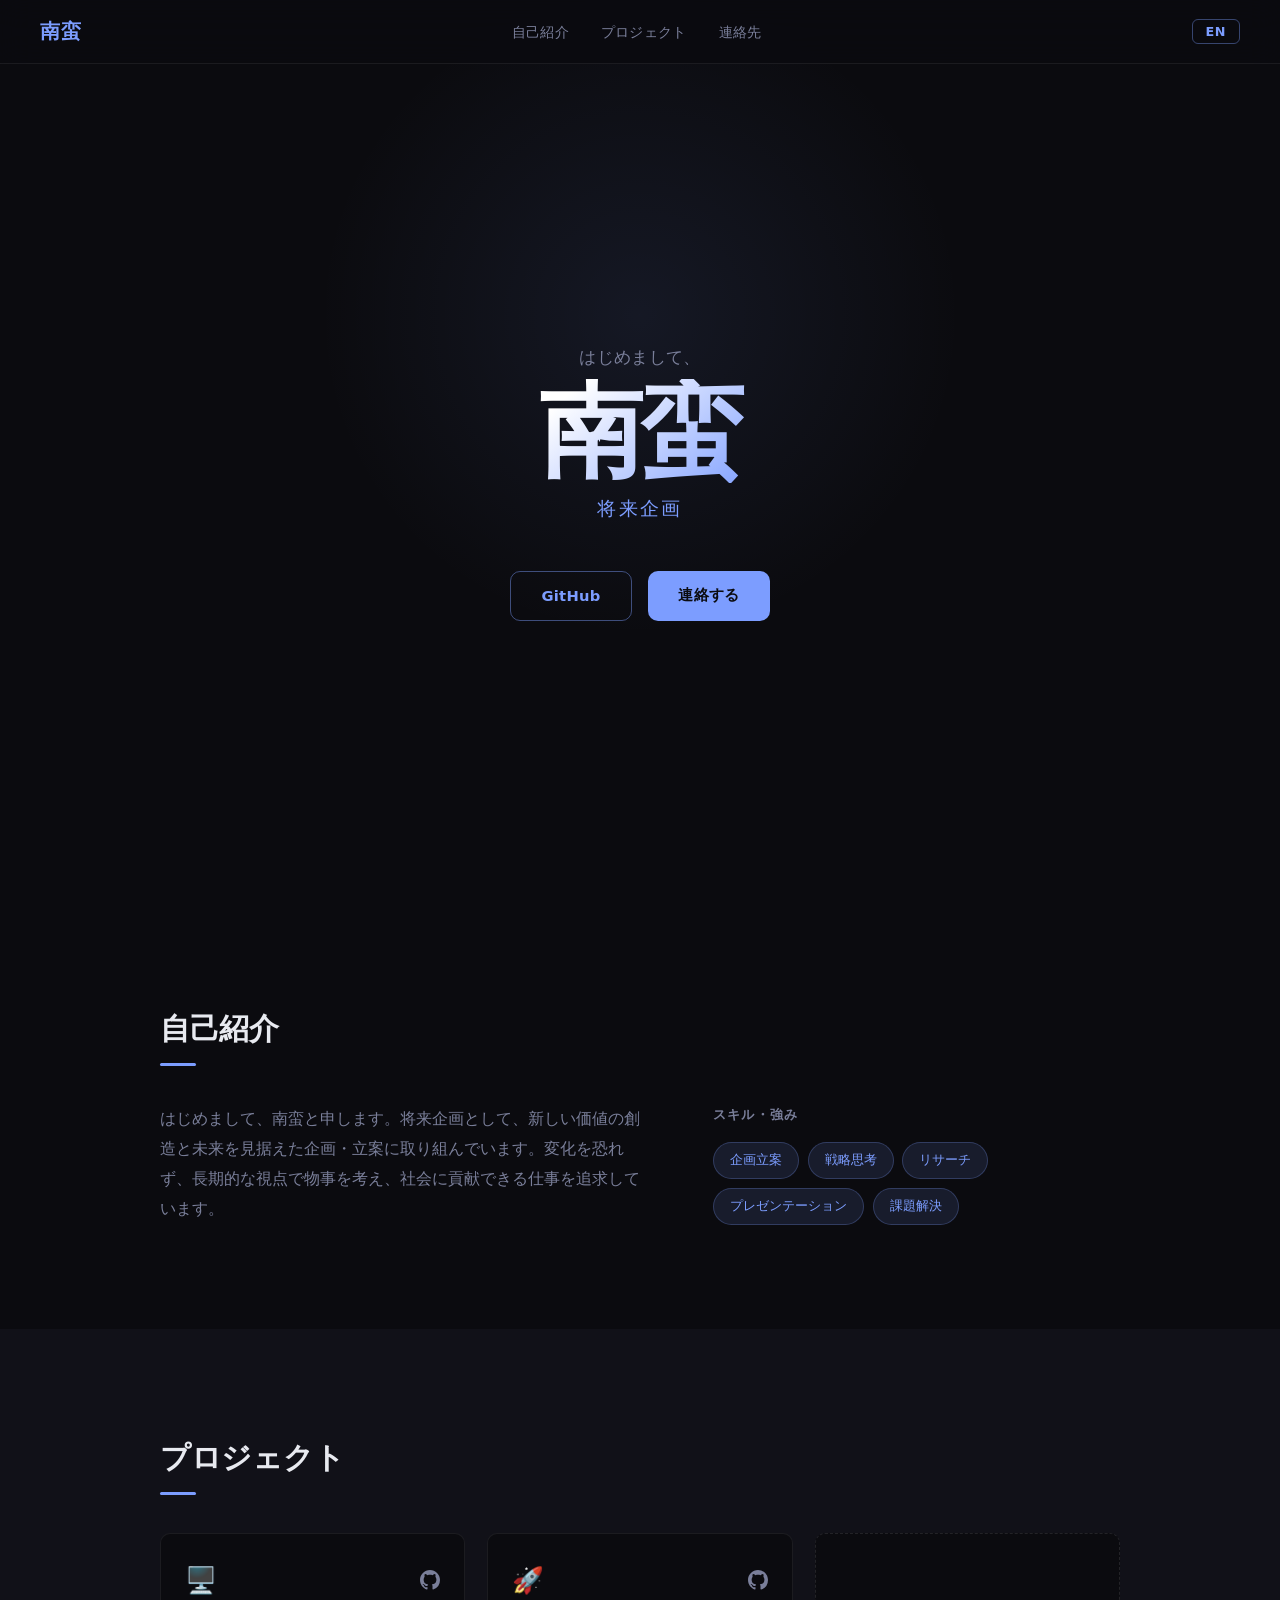
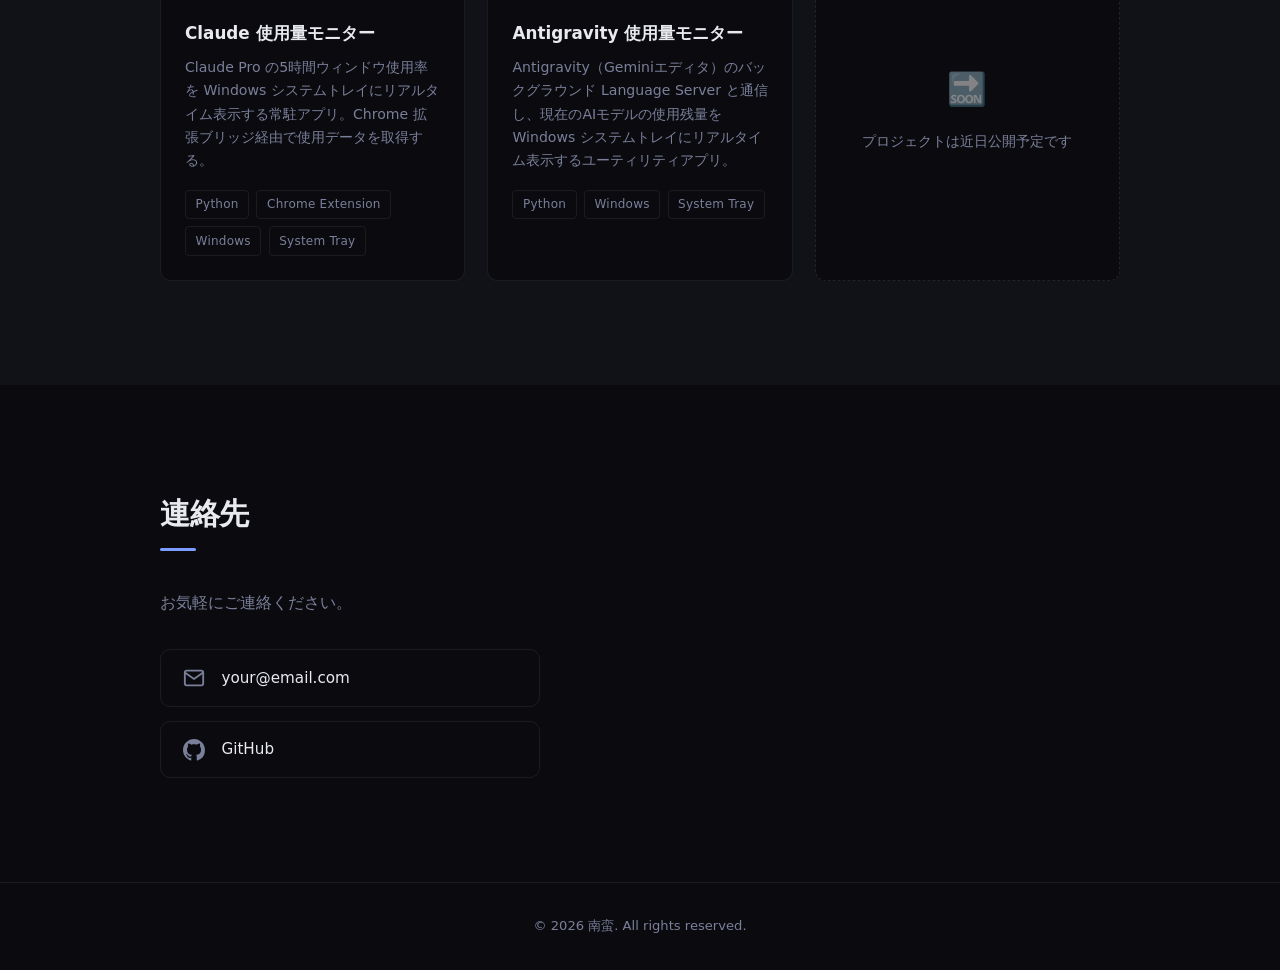
<file: portfolio/index.html>
<!DOCTYPE html>
<html lang="ja">
<head>
    <meta charset="UTF-8">
    <meta name="viewport" content="width=device-width, initial-scale=1.0">
    <title>南蛮 | Portfolio</title>
    <link rel="stylesheet" href="css/style.css">
</head>
<body>

    <!-- Navigation -->
    <nav class="nav">
        <div class="nav-logo">南蛮</div>
        <ul class="nav-links" id="navLinks">
            <li><a href="#about" data-ja="自己紹介" data-en="About">自己紹介</a></li>
            <li><a href="#projects" data-ja="プロジェクト" data-en="Projects">プロジェクト</a></li>
            <li><a href="#contact" data-ja="連絡先" data-en="Contact">連絡先</a></li>
        </ul>
        <div class="nav-right">
            <button class="lang-toggle" id="langToggle">EN</button>
            <button class="menu-toggle" id="menuToggle" aria-label="メニュー">
                <span></span><span></span><span></span>
            </button>
        </div>
    </nav>

    <!-- Hero -->
    <section class="hero" id="hero">
        <div class="hero-bg-glow"></div>
        <div class="hero-content">
            <p class="hero-greeting" data-ja="はじめまして、" data-en="Hello, I'm">はじめまして、</p>
            <h1 class="hero-name">南蛮</h1>
            <p class="hero-title" data-ja="将来企画" data-en="Future Planning">将来企画</p>
            <div class="hero-links">
                <a href="https://github.com/" class="btn btn-outline" target="_blank" rel="noopener">GitHub</a>
                <a href="#contact" class="btn btn-primary" data-ja="連絡する" data-en="Contact Me">連絡する</a>
            </div>
        </div>
    </section>

    <!-- About -->
    <section class="section" id="about">
        <div class="container fade-in">
            <h2 class="section-title" data-ja="自己紹介" data-en="About Me">自己紹介</h2>
            <div class="about-grid">
                <div class="about-text">
                    <p data-ja="はじめまして、南蛮と申します。将来企画として、新しい価値の創造と未来を見据えた企画・立案に取り組んでいます。変化を恐れず、長期的な視点で物事を考え、社会に貢献できる仕事を追求しています。"
                       data-en="Nice to meet you. I am Nanban, specializing in Future Planning. I focus on creating new value and developing forward-thinking strategies. I embrace change, think long-term, and pursue work that contributes to society.">
                        はじめまして、南蛮と申します。将来企画として、新しい価値の創造と未来を見据えた企画・立案に取り組んでいます。変化を恐れず、長期的な視点で物事を考え、社会に貢献できる仕事を追求しています。
                    </p>
                </div>
                <div class="skills">
                    <h3 data-ja="スキル・強み" data-en="Skills & Strengths">スキル・強み</h3>
                    <div class="skill-tags">
                        <span class="skill-tag" data-ja="企画立案" data-en="Planning">企画立案</span>
                        <span class="skill-tag" data-ja="戦略思考" data-en="Strategic Thinking">戦略思考</span>
                        <span class="skill-tag" data-ja="リサーチ" data-en="Research">リサーチ</span>
                        <span class="skill-tag" data-ja="プレゼンテーション" data-en="Presentation">プレゼンテーション</span>
                        <span class="skill-tag" data-ja="課題解決" data-en="Problem Solving">課題解決</span>
                    </div>
                </div>
            </div>
        </div>
    </section>

    <!-- Projects -->
    <section class="section section-alt" id="projects">
        <div class="container fade-in">
            <h2 class="section-title" data-ja="プロジェクト" data-en="Projects">プロジェクト</h2>
            <div class="projects-grid">

                <!--
                    ============================
                    プロジェクトカード テンプレート
                    以下をコピーして追加してください
                    ============================

                <div class="project-card">
                    <div class="project-card-header">
                        <span class="project-icon">📁</span>
                        <div class="project-links">
                            <a href="GitHubリポジトリURL" class="project-link" target="_blank" rel="noopener" title="GitHub">
                                <svg viewBox="0 0 24 24" width="20" height="20" fill="currentColor"><path d="M12 0C5.37 0 0 5.37 0 12c0 5.31 3.435 9.795 8.205 11.385.6.105.825-.255.825-.57 0-.285-.015-1.23-.015-2.235-3.015.555-3.795-.735-4.035-1.41-.135-.345-.72-1.41-1.23-1.695-.42-.225-1.02-.78-.015-.795.945-.015 1.62.87 1.845 1.23 1.08 1.815 2.805 1.305 3.495.99.105-.78.42-1.305.765-1.605-2.67-.3-5.46-1.335-5.46-5.925 0-1.305.465-2.385 1.23-3.225-.12-.3-.54-1.53.12-3.18 0 0 1.005-.315 3.3 1.23.96-.27 1.98-.405 3-.405s2.04.135 3 .405c2.295-1.56 3.3-1.23 3.3-1.23.66 1.65.24 2.88.12 3.18.765.84 1.23 1.905 1.23 3.225 0 4.605-2.805 5.625-5.475 5.925.435.375.81 1.095.81 2.22 0 1.605-.015 2.895-.015 3.3 0 .315.225.69.825.57A12.02 12.02 0 0024 12c0-6.63-5.37-12-12-12z"/></svg>
                            </a>
                            <a href="デモURL" class="project-link" target="_blank" rel="noopener" title="Live Demo">
                                <svg viewBox="0 0 24 24" width="20" height="20" fill="none" stroke="currentColor" stroke-width="2"><path d="M18 13v6a2 2 0 01-2 2H5a2 2 0 01-2-2V8a2 2 0 012-2h6M15 3h6v6M10 14L21 3"/></svg>
                            </a>
                        </div>
                    </div>
                    <h3 class="project-title" data-ja="プロジェクト名（日本語）" data-en="Project Name (English)">プロジェクト名</h3>
                    <p class="project-desc"
                       data-ja="プロジェクトの説明（日本語）"
                       data-en="Project description (English)">
                        プロジェクトの説明をここに記載します。
                    </p>
                    <div class="project-tags">
                        <span class="project-tag">タグ1</span>
                        <span class="project-tag">タグ2</span>
                    </div>
                </div>
                -->

                <div class="project-card">
                    <div class="project-card-header">
                        <span class="project-icon">🖥️</span>
                        <div class="project-links">
                            <a href="https://github.com/765h/claude-usage-monitor" class="project-link" target="_blank" rel="noopener" title="GitHub">
                                <svg viewBox="0 0 24 24" width="20" height="20" fill="currentColor"><path d="M12 0C5.37 0 0 5.37 0 12c0 5.31 3.435 9.795 8.205 11.385.6.105.825-.255.825-.57 0-.285-.015-1.23-.015-2.235-3.015.555-3.795-.735-4.035-1.41-.135-.345-.72-1.41-1.23-1.695-.42-.225-1.02-.78-.015-.795.945-.015 1.62.87 1.845 1.23 1.08 1.815 2.805 1.305 3.495.99.105-.78.42-1.305.765-1.605-2.67-.3-5.46-1.335-5.46-5.925 0-1.305.465-2.385 1.23-3.225-.12-.3-.54-1.53.12-3.18 0 0 1.005-.315 3.3 1.23.96-.27 1.98-.405 3-.405s2.04.135 3 .405c2.295-1.56 3.3-1.23 3.3-1.23.66 1.65.24 2.88.12 3.18.765.84 1.23 1.905 1.23 3.225 0 4.605-2.805 5.625-5.475 5.925.435.375.81 1.095.81 2.22 0 1.605-.015 2.895-.015 3.3 0 .315.225.69.825.57A12.02 12.02 0 0024 12c0-6.63-5.37-12-12-12z"/></svg>
                            </a>
                        </div>
                    </div>
                    <h3 class="project-title" data-ja="Claude 使用量モニター" data-en="Claude Usage Monitor">Claude 使用量モニター</h3>
                    <p class="project-desc"
                       data-ja="Claude Pro の5時間ウィンドウ使用率を Windows システムトレイにリアルタイム表示する常駐アプリ。Chrome 拡張ブリッジ経由で使用データを取得する。"
                       data-en="A Windows system tray app that displays Claude Pro's 5-hour window usage in real time. Retrieves usage data via a Chrome extension bridge.">
                        Claude Pro の5時間ウィンドウ使用率を Windows システムトレイにリアルタイム表示する常駐アプリ。Chrome 拡張ブリッジ経由で使用データを取得する。
                    </p>
                    <div class="project-tags">
                        <span class="project-tag">Python</span>
                        <span class="project-tag">Chrome Extension</span>
                        <span class="project-tag">Windows</span>
                        <span class="project-tag">System Tray</span>
                    </div>
                </div>

                <div class="project-card">
                    <div class="project-card-header">
                        <span class="project-icon">🚀</span>
                        <div class="project-links">
                            <a href="https://github.com/765h/AntigravityUsageMonitor" class="project-link" target="_blank" rel="noopener" title="GitHub">
                                <svg viewBox="0 0 24 24" width="20" height="20" fill="currentColor"><path d="M12 0C5.37 0 0 5.37 0 12c0 5.31 3.435 9.795 8.205 11.385.6.105.825-.255.825-.57 0-.285-.015-1.23-.015-2.235-3.015.555-3.795-.735-4.035-1.41-.135-.345-.72-1.41-1.23-1.695-.42-.225-1.02-.78-.015-.795.945-.015 1.62.87 1.845 1.23 1.08 1.815 2.805 1.305 3.495.99.105-.78.42-1.305.765-1.605-2.67-.3-5.46-1.335-5.46-5.925 0-1.305.465-2.385 1.23-3.225-.12-.3-.54-1.53.12-3.18 0 0 1.005-.315 3.3 1.23.96-.27 1.98-.405 3-.405s2.04.135 3 .405c2.295-1.56 3.3-1.23 3.3-1.23.66 1.65.24 2.88.12 3.18.765.84 1.23 1.905 1.23 3.225 0 4.605-2.805 5.625-5.475 5.925.435.375.81 1.095.81 2.22 0 1.605-.015 2.895-.015 3.3 0 .315.225.69.825.57A12.02 12.02 0 0024 12c0-6.63-5.37-12-12-12z"/></svg>
                            </a>
                        </div>
                    </div>
                    <h3 class="project-title" data-ja="Antigravity 使用量モニター" data-en="Antigravity Usage Monitor">Antigravity 使用量モニター</h3>
                    <p class="project-desc"
                       data-ja="Antigravity（Geminiエディタ）のバックグラウンド Language Server と通信し、現在のAIモデルの使用残量を Windows システムトレイにリアルタイム表示するユーティリティアプリ。"
                       data-en="A Windows system tray utility that communicates with the Antigravity background Language Server to display the current AI model's usage quota in real-time.">
                        Antigravity（Geminiエディタ）のバックグラウンド Language Server と通信し、現在のAIモデルの使用残量を Windows システムトレイにリアルタイム表示するユーティリティアプリ。
                    </p>
                    <div class="project-tags">
                        <span class="project-tag">Python</span>
                        <span class="project-tag">Windows</span>
                        <span class="project-tag">System Tray</span>
                    </div>
                </div>

                <div class="project-card project-card-empty">
                    <span class="project-empty-icon">🔜</span>
                    <p data-ja="プロジェクトは近日公開予定です" data-en="Projects coming soon">プロジェクトは近日公開予定です</p>
                </div>

            </div>
        </div>
    </section>

    <!-- Contact -->
    <section class="section" id="contact">
        <div class="container fade-in">
            <h2 class="section-title" data-ja="連絡先" data-en="Contact">連絡先</h2>
            <p class="contact-desc"
               data-ja="お気軽にご連絡ください。"
               data-en="Feel free to reach out anytime.">
                お気軽にご連絡ください。
            </p>
            <div class="contact-links">
                <a href="mailto:your@email.com" class="contact-item">
                    <span class="contact-icon">
                        <svg viewBox="0 0 24 24" width="22" height="22" fill="none" stroke="currentColor" stroke-width="2">
                            <path d="M4 4h16c1.1 0 2 .9 2 2v12c0 1.1-.9 2-2 2H4c-1.1 0-2-.9-2-2V6c0-1.1.9-2 2-2z"/>
                            <polyline points="22,6 12,13 2,6"/>
                        </svg>
                    </span>
                    <span>your@email.com</span>
                </a>
                <a href="https://github.com/" class="contact-item" target="_blank" rel="noopener">
                    <span class="contact-icon">
                        <svg viewBox="0 0 24 24" width="22" height="22" fill="currentColor">
                            <path d="M12 0C5.37 0 0 5.37 0 12c0 5.31 3.435 9.795 8.205 11.385.6.105.825-.255.825-.57 0-.285-.015-1.23-.015-2.235-3.015.555-3.795-.735-4.035-1.41-.135-.345-.72-1.41-1.23-1.695-.42-.225-1.02-.78-.015-.795.945-.015 1.62.87 1.845 1.23 1.08 1.815 2.805 1.305 3.495.99.105-.78.42-1.305.765-1.605-2.67-.3-5.46-1.335-5.46-5.925 0-1.305.465-2.385 1.23-3.225-.12-.3-.54-1.53.12-3.18 0 0 1.005-.315 3.3 1.23.96-.27 1.98-.405 3-.405s2.04.135 3 .405c2.295-1.56 3.3-1.23 3.3-1.23.66 1.65.24 2.88.12 3.18.765.84 1.23 1.905 1.23 3.225 0 4.605-2.805 5.625-5.475 5.925.435.375.81 1.095.81 2.22 0 1.605-.015 2.895-.015 3.3 0 .315.225.69.825.57A12.02 12.02 0 0024 12c0-6.63-5.37-12-12-12z"/>
                        </svg>
                    </span>
                    <span>GitHub</span>
                </a>
            </div>
        </div>
    </section>

    <footer class="footer">
        <p>© 2026 南蛮. All rights reserved.</p>
    </footer>

    <script src="js/main.js"></script>
</body>
</html>
</file>
<file: portfolio/css/style.css>
/* =============================
   Variables & Reset
   ============================= */
:root {
    --bg:          #0b0b0f;
    --bg-alt:      #111118;
    --text:        #e8eaf0;
    --text-muted:  #7a7f9a;
    --accent:      #7c9dff;
    --accent-dim:  rgba(124, 157, 255, 0.12);
    --accent-glow: rgba(124, 157, 255, 0.25);
    --border:      rgba(255, 255, 255, 0.07);
    --radius:      10px;
    --transition:  0.25s ease;
    --font:        'Segoe UI', system-ui, -apple-system, 'Helvetica Neue', sans-serif;
}

*, *::before, *::after { box-sizing: border-box; margin: 0; padding: 0; }

html { scroll-behavior: smooth; }

body {
    background: var(--bg);
    color: var(--text);
    font-family: var(--font);
    line-height: 1.75;
    -webkit-font-smoothing: antialiased;
}

/* =============================
   Navigation
   ============================= */
.nav {
    position: fixed;
    inset: 0 0 auto;
    z-index: 200;
    display: flex;
    align-items: center;
    justify-content: space-between;
    padding: 0 2.5rem;
    height: 64px;
    background: rgba(11, 11, 15, 0.80);
    backdrop-filter: blur(16px);
    -webkit-backdrop-filter: blur(16px);
    border-bottom: 1px solid var(--border);
}

.nav-logo {
    font-size: 1.25rem;
    font-weight: 700;
    color: var(--accent);
    letter-spacing: 0.04em;
    user-select: none;
}

.nav-links {
    display: flex;
    gap: 2rem;
    list-style: none;
}

.nav-links a {
    color: var(--text-muted);
    text-decoration: none;
    font-size: 0.9rem;
    letter-spacing: 0.02em;
    transition: color var(--transition);
}

.nav-links a:hover,
.nav-links a.active { color: var(--accent); }

.nav-right {
    display: flex;
    align-items: center;
    gap: 0.75rem;
}

.lang-toggle {
    background: transparent;
    border: 1px solid rgba(124, 157, 255, 0.4);
    color: var(--accent);
    padding: 0.28rem 0.8rem;
    border-radius: 6px;
    cursor: pointer;
    font-size: 0.8rem;
    font-family: var(--font);
    font-weight: 600;
    letter-spacing: 0.05em;
    transition: all var(--transition);
}

.lang-toggle:hover {
    background: var(--accent);
    color: var(--bg);
    border-color: var(--accent);
}

.menu-toggle {
    display: none;
    flex-direction: column;
    gap: 5px;
    background: none;
    border: none;
    cursor: pointer;
    padding: 4px;
}

.menu-toggle span {
    display: block;
    width: 22px;
    height: 2px;
    background: var(--text);
    border-radius: 2px;
    transition: all var(--transition);
}

/* =============================
   Hero
   ============================= */
.hero {
    position: relative;
    min-height: 100vh;
    display: flex;
    align-items: center;
    justify-content: center;
    padding: 8rem 2rem 4rem;
    overflow: hidden;
    text-align: center;
}

.hero-bg-glow {
    position: absolute;
    top: 35%;
    left: 50%;
    transform: translate(-50%, -50%);
    width: 700px;
    height: 700px;
    background: radial-gradient(ellipse, rgba(124, 157, 255, 0.09) 0%, transparent 65%);
    pointer-events: none;
}

.hero-content {
    position: relative;
    z-index: 1;
    animation: heroFadeUp 0.9s cubic-bezier(0.22, 1, 0.36, 1) both;
}

@keyframes heroFadeUp {
    from { opacity: 0; transform: translateY(36px); }
    to   { opacity: 1; transform: translateY(0); }
}

.hero-greeting {
    color: var(--text-muted);
    font-size: 1.05rem;
    margin-bottom: 0.4rem;
    letter-spacing: 0.02em;
}

.hero-name {
    font-size: clamp(3.5rem, 9vw, 6.5rem);
    font-weight: 800;
    letter-spacing: -0.03em;
    line-height: 1;
    background: linear-gradient(140deg, #ffffff 20%, var(--accent) 100%);
    -webkit-background-clip: text;
    -webkit-text-fill-color: transparent;
    background-clip: text;
    margin-bottom: 0.6rem;
}

.hero-title {
    font-size: 1.2rem;
    color: var(--accent);
    letter-spacing: 0.12em;
    font-weight: 400;
    margin-bottom: 2.8rem;
}

.hero-links {
    display: flex;
    gap: 1rem;
    justify-content: center;
    flex-wrap: wrap;
}

/* =============================
   Buttons
   ============================= */
.btn {
    display: inline-block;
    padding: 0.7rem 1.9rem;
    border-radius: var(--radius);
    text-decoration: none;
    font-size: 0.92rem;
    font-weight: 600;
    letter-spacing: 0.02em;
    transition: all var(--transition);
}

.btn-primary {
    background: var(--accent);
    color: var(--bg);
}

.btn-primary:hover {
    transform: translateY(-2px);
    box-shadow: 0 8px 28px var(--accent-glow);
    filter: brightness(1.1);
}

.btn-outline {
    border: 1px solid rgba(124, 157, 255, 0.45);
    color: var(--accent);
}

.btn-outline:hover {
    background: var(--accent-dim);
    transform: translateY(-2px);
}

/* =============================
   Sections
   ============================= */
.section { padding: 6.5rem 2rem; }

.section-alt { background: var(--bg-alt); }

.container {
    max-width: 960px;
    margin: 0 auto;
}

.section-title {
    font-size: 1.85rem;
    font-weight: 700;
    letter-spacing: -0.01em;
    margin-bottom: 3rem;
    position: relative;
    display: inline-block;
}

.section-title::after {
    content: '';
    position: absolute;
    left: 0;
    bottom: -10px;
    width: 36px;
    height: 3px;
    background: var(--accent);
    border-radius: 3px;
}

/* =============================
   About
   ============================= */
.about-grid {
    display: grid;
    grid-template-columns: 1.2fr 1fr;
    gap: 4rem;
    align-items: start;
}

.about-text p {
    color: var(--text-muted);
    font-size: 1.02rem;
    line-height: 1.85;
}

.skills h3 {
    font-size: 0.8rem;
    font-weight: 600;
    letter-spacing: 0.1em;
    text-transform: uppercase;
    color: var(--text-muted);
    margin-bottom: 1rem;
}

.skill-tags {
    display: flex;
    flex-wrap: wrap;
    gap: 0.55rem;
}

.skill-tag {
    background: var(--accent-dim);
    border: 1px solid rgba(124, 157, 255, 0.25);
    color: var(--accent);
    padding: 0.38rem 1rem;
    border-radius: 100px;
    font-size: 0.82rem;
    font-weight: 500;
    transition: all var(--transition);
}

.skill-tag:hover {
    background: rgba(124, 157, 255, 0.2);
    border-color: var(--accent);
}

/* =============================
   Projects
   ============================= */
.projects-grid {
    display: grid;
    grid-template-columns: repeat(auto-fill, minmax(270px, 1fr));
    gap: 1.4rem;
}

.project-card {
    background: var(--bg);
    border: 1px solid var(--border);
    border-radius: var(--radius);
    padding: 1.5rem;
    transition: border-color var(--transition), transform var(--transition), box-shadow var(--transition);
}

.project-card:not(.project-card-empty):hover {
    border-color: rgba(124, 157, 255, 0.4);
    transform: translateY(-4px);
    box-shadow: 0 16px 40px rgba(0, 0, 0, 0.45);
}

.project-card-header {
    display: flex;
    justify-content: space-between;
    align-items: center;
    margin-bottom: 1rem;
}

.project-icon { font-size: 1.6rem; }

.project-links { display: flex; gap: 0.75rem; }

.project-link {
    color: var(--text-muted);
    text-decoration: none;
    display: flex;
    align-items: center;
    transition: color var(--transition);
}

.project-link:hover { color: var(--accent); }

.project-title {
    font-size: 1.05rem;
    font-weight: 600;
    margin-bottom: 0.5rem;
}

.project-desc {
    color: var(--text-muted);
    font-size: 0.88rem;
    line-height: 1.65;
    margin-bottom: 1.1rem;
}

.project-tags {
    display: flex;
    flex-wrap: wrap;
    gap: 0.45rem;
}

.project-tag {
    font-size: 0.75rem;
    color: var(--text-muted);
    border: 1px solid var(--border);
    padding: 0.2rem 0.6rem;
    border-radius: 4px;
    letter-spacing: 0.02em;
}

.project-card-empty {
    display: flex;
    flex-direction: column;
    align-items: center;
    justify-content: center;
    gap: 0.75rem;
    min-height: 180px;
    border-style: dashed;
    border-color: rgba(255, 255, 255, 0.1);
    color: var(--text-muted);
    font-size: 0.88rem;
}

.project-empty-icon { font-size: 2rem; opacity: 0.5; }

/* =============================
   Contact
   ============================= */
.contact-desc {
    color: var(--text-muted);
    font-size: 1.02rem;
    margin-bottom: 2rem;
}

.contact-links {
    display: flex;
    flex-direction: column;
    gap: 0.9rem;
    max-width: 380px;
}

.contact-item {
    display: flex;
    align-items: center;
    gap: 1rem;
    color: var(--text);
    text-decoration: none;
    padding: 0.9rem 1.4rem;
    border: 1px solid var(--border);
    border-radius: var(--radius);
    font-size: 0.95rem;
    transition: all var(--transition);
}

.contact-item:hover {
    border-color: rgba(124, 157, 255, 0.4);
    color: var(--accent);
    background: var(--accent-dim);
    transform: translateX(4px);
}

.contact-icon {
    display: flex;
    align-items: center;
    color: var(--text-muted);
    flex-shrink: 0;
}

.contact-item:hover .contact-icon { color: var(--accent); }

/* =============================
   Footer
   ============================= */
.footer {
    text-align: center;
    padding: 2rem;
    color: var(--text-muted);
    font-size: 0.82rem;
    border-top: 1px solid var(--border);
}

/* =============================
   Scroll Fade-in Animation
   ============================= */
.fade-in {
    opacity: 0;
    transform: translateY(28px);
    transition: opacity 0.7s cubic-bezier(0.22, 1, 0.36, 1),
                transform 0.7s cubic-bezier(0.22, 1, 0.36, 1);
}

.fade-in.visible {
    opacity: 1;
    transform: translateY(0);
}

/* =============================
   Responsive
   ============================= */
@media (max-width: 768px) {
    .nav { padding: 0 1.25rem; }

    .nav-links {
        position: absolute;
        top: 64px;
        left: 0;
        right: 0;
        flex-direction: column;
        gap: 0;
        background: rgba(11, 11, 15, 0.97);
        border-bottom: 1px solid var(--border);
        display: none;
    }

    .nav-links.open { display: flex; }

    .nav-links li a {
        display: block;
        padding: 0.9rem 1.5rem;
        font-size: 1rem;
        border-bottom: 1px solid var(--border);
    }

    .menu-toggle { display: flex; }

    .hero-name { font-size: 3.2rem; }

    .about-grid {
        grid-template-columns: 1fr;
        gap: 2.5rem;
    }

    .section { padding: 4.5rem 1.25rem; }
}

@media (max-width: 480px) {
    .hero { padding: 7rem 1.25rem 3rem; }
    .hero-name { font-size: 2.8rem; }
    .hero-title { font-size: 1rem; }
}
</file>
